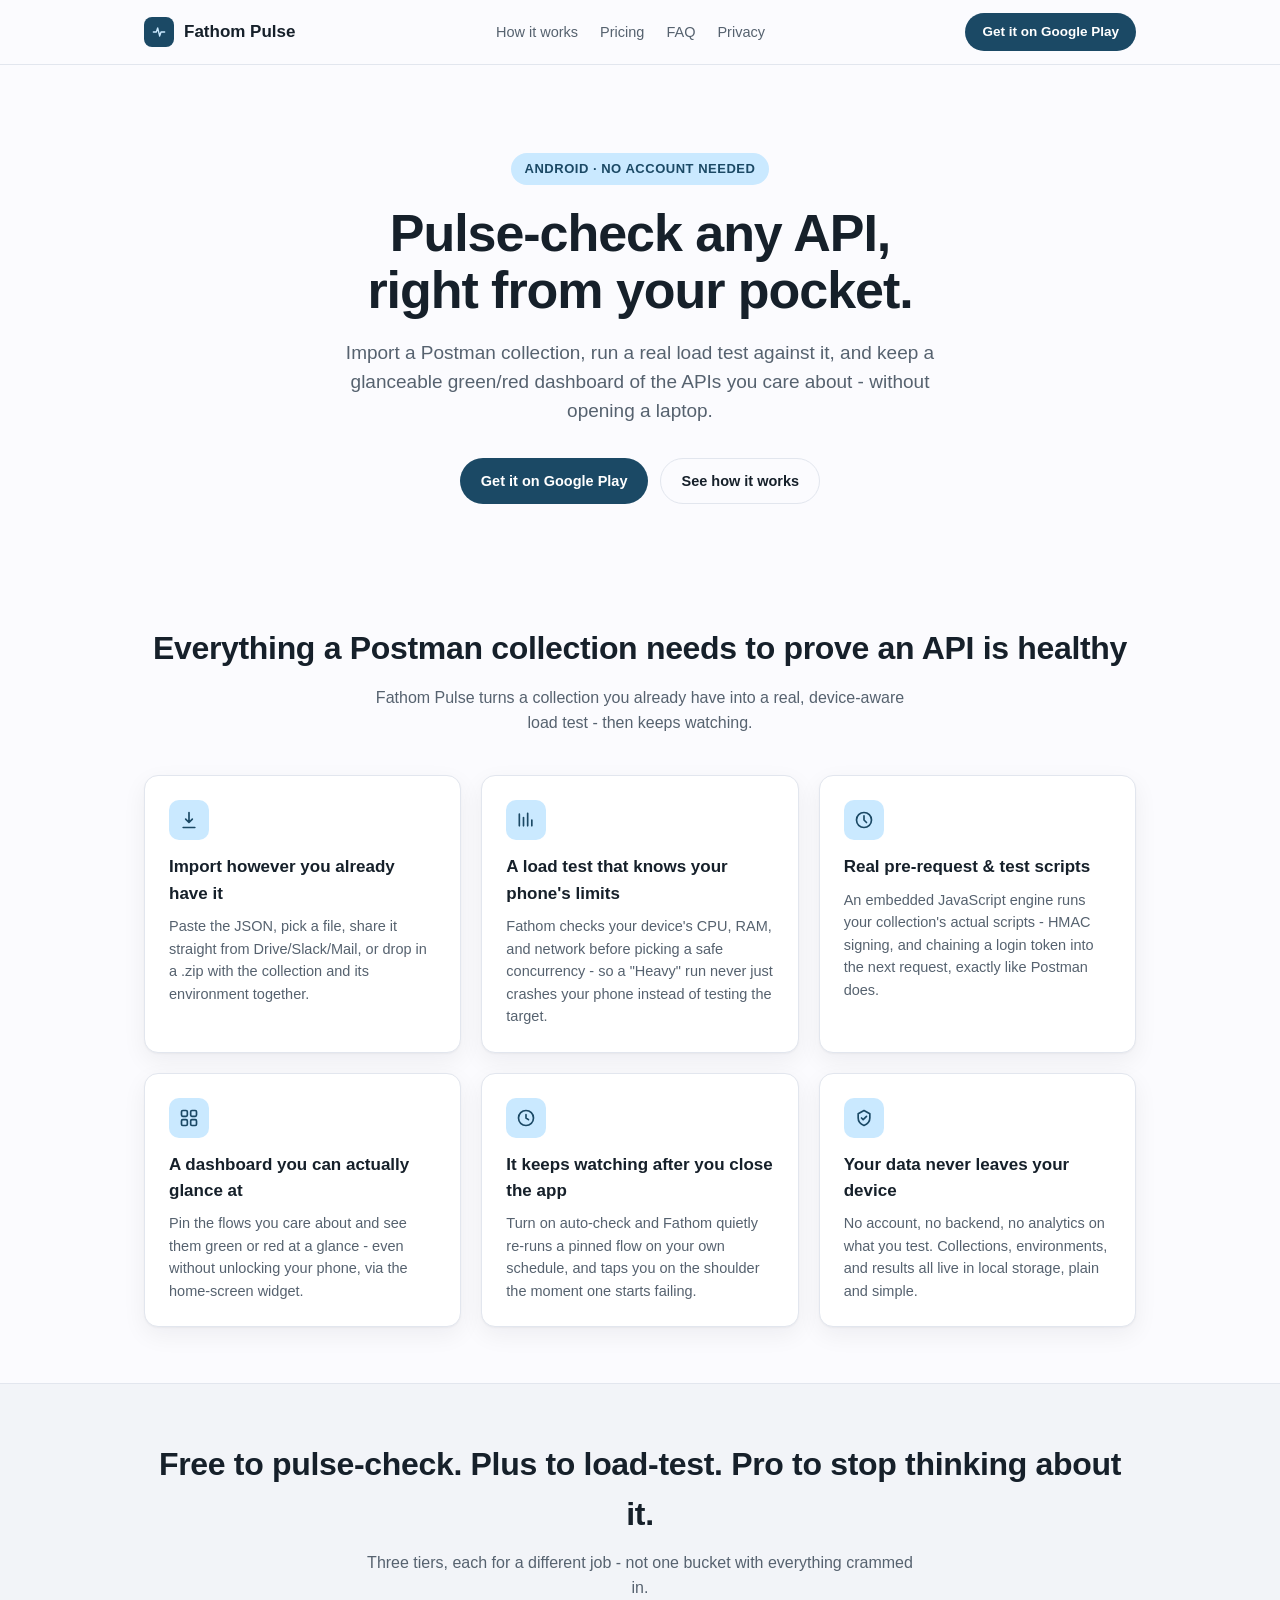
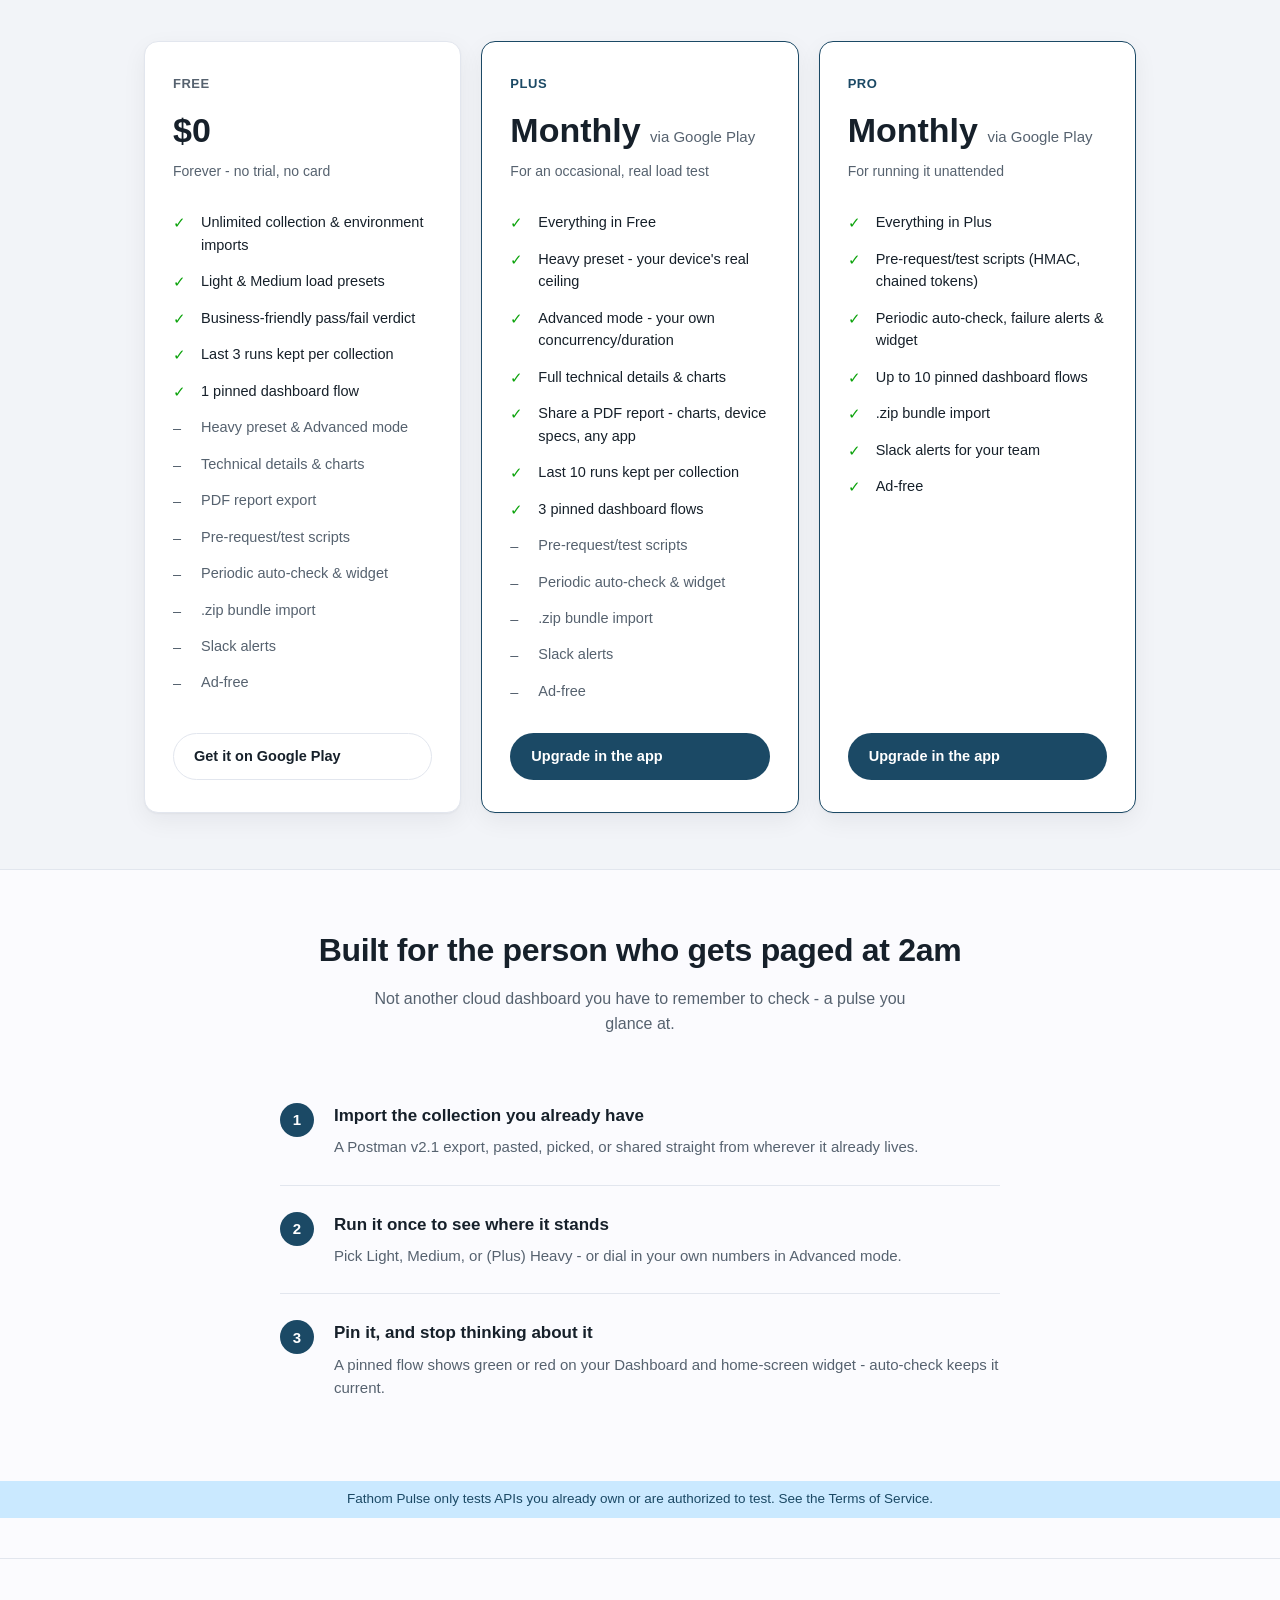
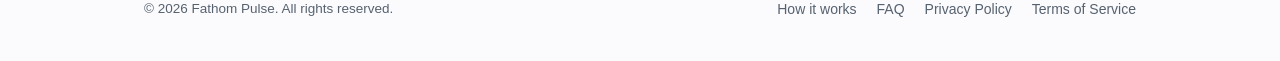
<file: index.html>
<!doctype html>
<html lang="en">
<head>
<meta charset="utf-8" />
<meta name="viewport" content="width=device-width, initial-scale=1" />
<title>Fathom Pulse - API pulse checks &amp; load testing from your pocket</title>
<meta name="description" content="Import a Postman collection, run a real load test, and glance a green/red dashboard - all from your Android phone. No server, no account, your data stays on your device." />
<link rel="icon" href="data:image/svg+xml,<svg xmlns=%22http://www.w3.org/2000/svg%22 viewBox=%220 0 108 108%22><rect width=%22108%22 height=%22108%22 rx=%2222%22 fill=%22%231b4965%22/><path d=%22M20 54 L38 54 L46 30 L58 78 L66 54 L88 54%22 fill=%22none%22 stroke=%22%23cae9ff%22 stroke-width=%226%22 stroke-linecap=%22round%22 stroke-linejoin=%22round%22/></svg>" />
<link rel="stylesheet" href="styles.css" />
</head>
<body>

<header class="site-header">
  <div class="wrap">
    <a class="brand" href="index.html">
      <span class="mark">
        <svg viewBox="0 0 108 108" fill="none" xmlns="http://www.w3.org/2000/svg">
          <path d="M20 54 L38 54 L46 30 L58 78 L66 54 L88 54" stroke="#cae9ff" stroke-width="8" stroke-linecap="round" stroke-linejoin="round" />
        </svg>
      </span>
      Fathom Pulse
    </a>
    <nav class="primary">
      <a href="how-to.html">How it works</a>
      <a href="index.html#pricing">Pricing</a>
      <a href="faq.html">FAQ</a>
      <a href="privacy.html">Privacy</a>
    </nav>
    <a class="btn btn-primary btn-sm" href="https://play.google.com/store/apps/details?id=com.fathom.pulse">Get it on Google Play</a>
  </div>
</header>

<section class="hero">
  <div class="wrap">
    <span class="eyebrow">Android · No account needed</span>
    <h1>Pulse-check any API,<br />right from your pocket.</h1>
    <p class="lead">
      Import a Postman collection, run a real load test against it, and keep a
      glanceable green/red dashboard of the APIs you care about - without opening
      a laptop.
    </p>
    <div class="actions">
      <a class="btn btn-primary" href="https://play.google.com/store/apps/details?id=com.fathom.pulse">Get it on Google Play</a>
      <a class="btn btn-ghost" href="how-to.html">See how it works</a>
    </div>
  </div>
</section>

<section>
  <div class="wrap">
    <h2 class="section-title">Everything a Postman collection needs to prove an API is healthy</h2>
    <p class="section-sub">Fathom Pulse turns a collection you already have into a real, device-aware load test - then keeps watching.</p>
    <div class="grid">
      <div class="card">
        <div class="icon">
          <svg width="20" height="20" viewBox="0 0 24 24" fill="none" stroke="currentColor" stroke-width="2"><path d="M12 3v12m0 0l-4-4m4 4l4-4M5 21h14" stroke-linecap="round" stroke-linejoin="round"/></svg>
        </div>
        <h3>Import however you already have it</h3>
        <p>Paste the JSON, pick a file, share it straight from Drive/Slack/Mail, or drop in a .zip with the collection and its environment together.</p>
      </div>
      <div class="card">
        <div class="icon">
          <svg width="20" height="20" viewBox="0 0 24 24" fill="none" stroke="currentColor" stroke-width="2"><path d="M4 19V5m5 14V9m5 10V4m5 15v-7" stroke-linecap="round" stroke-linejoin="round"/></svg>
        </div>
        <h3>A load test that knows your phone's limits</h3>
        <p>Fathom checks your device's CPU, RAM, and network before picking a safe concurrency - so a "Heavy" run never just crashes your phone instead of testing the target.</p>
      </div>
      <div class="card">
        <div class="icon">
          <svg width="20" height="20" viewBox="0 0 24 24" fill="none" stroke="currentColor" stroke-width="2"><circle cx="12" cy="12" r="9" stroke-linecap="round"/><path d="M12 7v5l3 3" stroke-linecap="round" stroke-linejoin="round"/></svg>
        </div>
        <h3>Real pre-request &amp; test scripts</h3>
        <p>An embedded JavaScript engine runs your collection's actual scripts - HMAC signing, and chaining a login token into the next request, exactly like Postman does.</p>
      </div>
      <div class="card">
        <div class="icon">
          <svg width="20" height="20" viewBox="0 0 24 24" fill="none" stroke="currentColor" stroke-width="2"><rect x="3" y="3" width="7" height="7" rx="1.5"/><rect x="14" y="3" width="7" height="7" rx="1.5"/><rect x="3" y="14" width="7" height="7" rx="1.5"/><rect x="14" y="14" width="7" height="7" rx="1.5"/></svg>
        </div>
        <h3>A dashboard you can actually glance at</h3>
        <p>Pin the flows you care about and see them green or red at a glance - even without unlocking your phone, via the home-screen widget.</p>
      </div>
      <div class="card">
        <div class="icon">
          <svg width="20" height="20" viewBox="0 0 24 24" fill="none" stroke="currentColor" stroke-width="2"><path d="M12 8v4l3 2" stroke-linecap="round" stroke-linejoin="round"/><circle cx="12" cy="12" r="9"/></svg>
        </div>
        <h3>It keeps watching after you close the app</h3>
        <p>Turn on auto-check and Fathom quietly re-runs a pinned flow on your own schedule, and taps you on the shoulder the moment one starts failing.</p>
      </div>
      <div class="card">
        <div class="icon">
          <svg width="20" height="20" viewBox="0 0 24 24" fill="none" stroke="currentColor" stroke-width="2"><path d="M9 12l2 2 4-4" stroke-linecap="round" stroke-linejoin="round"/><path d="M12 3l7 4v5c0 5-3.5 7.5-7 9-3.5-1.5-7-4-7-9V7l7-4z" stroke-linejoin="round"/></svg>
        </div>
        <h3>Your data never leaves your device</h3>
        <p>No account, no backend, no analytics on what you test. Collections, environments, and results all live in local storage, plain and simple.</p>
      </div>
    </div>
  </div>
</section>

<section class="alt" id="pricing">
  <div class="wrap">
    <h2 class="section-title">Free to pulse-check. Plus to load-test. Pro to stop thinking about it.</h2>
    <p class="section-sub">Three tiers, each for a different job - not one bucket with everything crammed in.</p>
    <div class="pricing-grid">
      <div class="plan">
        <div class="plan-name">Free</div>
        <div class="price">$0</div>
        <div class="plan-sub">Forever - no trial, no card</div>
        <ul>
          <li><span class="tick">✓</span> Unlimited collection &amp; environment imports</li>
          <li><span class="tick">✓</span> Light &amp; Medium load presets</li>
          <li><span class="tick">✓</span> Business-friendly pass/fail verdict</li>
          <li><span class="tick">✓</span> Last 3 runs kept per collection</li>
          <li><span class="tick">✓</span> 1 pinned dashboard flow</li>
          <li class="locked"><span class="tick">–</span> Heavy preset &amp; Advanced mode</li>
          <li class="locked"><span class="tick">–</span> Technical details &amp; charts</li>
          <li class="locked"><span class="tick">–</span> PDF report export</li>
          <li class="locked"><span class="tick">–</span> Pre-request/test scripts</li>
          <li class="locked"><span class="tick">–</span> Periodic auto-check &amp; widget</li>
          <li class="locked"><span class="tick">–</span> .zip bundle import</li>
          <li class="locked"><span class="tick">–</span> Slack alerts</li>
          <li class="locked"><span class="tick">–</span> Ad-free</li>
        </ul>
        <a class="btn btn-ghost" href="https://play.google.com/store/apps/details?id=com.fathom.pulse">Get it on Google Play</a>
      </div>
      <div class="plan pro">
        <div class="plan-name">Plus</div>
        <div class="price">Monthly <span>via Google Play</span></div>
        <div class="plan-sub">For an occasional, real load test</div>
        <ul>
          <li><span class="tick">✓</span> Everything in Free</li>
          <li><span class="tick">✓</span> Heavy preset - your device's real ceiling</li>
          <li><span class="tick">✓</span> Advanced mode - your own concurrency/duration</li>
          <li><span class="tick">✓</span> Full technical details &amp; charts</li>
          <li><span class="tick">✓</span> Share a PDF report - charts, device specs, any app</li>
          <li><span class="tick">✓</span> Last 10 runs kept per collection</li>
          <li><span class="tick">✓</span> 3 pinned dashboard flows</li>
          <li class="locked"><span class="tick">–</span> Pre-request/test scripts</li>
          <li class="locked"><span class="tick">–</span> Periodic auto-check &amp; widget</li>
          <li class="locked"><span class="tick">–</span> .zip bundle import</li>
          <li class="locked"><span class="tick">–</span> Slack alerts</li>
          <li class="locked"><span class="tick">–</span> Ad-free</li>
        </ul>
        <a class="btn btn-primary" href="https://play.google.com/store/apps/details?id=com.fathom.pulse">Upgrade in the app</a>
      </div>
      <div class="plan pro">
        <div class="plan-name">Pro</div>
        <div class="price">Monthly <span>via Google Play</span></div>
        <div class="plan-sub">For running it unattended</div>
        <ul>
          <li><span class="tick">✓</span> Everything in Plus</li>
          <li><span class="tick">✓</span> Pre-request/test scripts (HMAC, chained tokens)</li>
          <li><span class="tick">✓</span> Periodic auto-check, failure alerts &amp; widget</li>
          <li><span class="tick">✓</span> Up to 10 pinned dashboard flows</li>
          <li><span class="tick">✓</span> .zip bundle import</li>
          <li><span class="tick">✓</span> Slack alerts for your team</li>
          <li><span class="tick">✓</span> Ad-free</li>
        </ul>
        <a class="btn btn-primary" href="https://play.google.com/store/apps/details?id=com.fathom.pulse">Upgrade in the app</a>
      </div>
    </div>
  </div>
</section>

<section>
  <div class="wrap">
    <h2 class="section-title">Built for the person who gets paged at 2am</h2>
    <p class="section-sub">Not another cloud dashboard you have to remember to check - a pulse you glance at.</p>
    <div class="steps">
      <div class="step">
        <div class="num"></div>
        <div>
          <h3>Import the collection you already have</h3>
          <p>A Postman v2.1 export, pasted, picked, or shared straight from wherever it already lives.</p>
        </div>
      </div>
      <div class="step">
        <div class="num"></div>
        <div>
          <h3>Run it once to see where it stands</h3>
          <p>Pick Light, Medium, or (Plus) Heavy - or dial in your own numbers in Advanced mode.</p>
        </div>
      </div>
      <div class="step">
        <div class="num"></div>
        <div>
          <h3>Pin it, and stop thinking about it</h3>
          <p>A pinned flow shows green or red on your Dashboard and home-screen widget - auto-check keeps it current.</p>
        </div>
      </div>
    </div>
  </div>
</section>

<div class="disclaimer-banner">
  Fathom Pulse only tests APIs you already own or are authorized to test. See the <a href="terms.html">Terms of Service</a>.
</div>

<footer class="site-footer">
  <div class="wrap">
    <div class="copyright">© 2026 Fathom Pulse. All rights reserved.</div>
    <div class="links">
      <a href="how-to.html">How it works</a>
      <a href="faq.html">FAQ</a>
      <a href="privacy.html">Privacy Policy</a>
      <a href="terms.html">Terms of Service</a>
    </div>
  </div>
</footer>

</body>
</html>
</file>
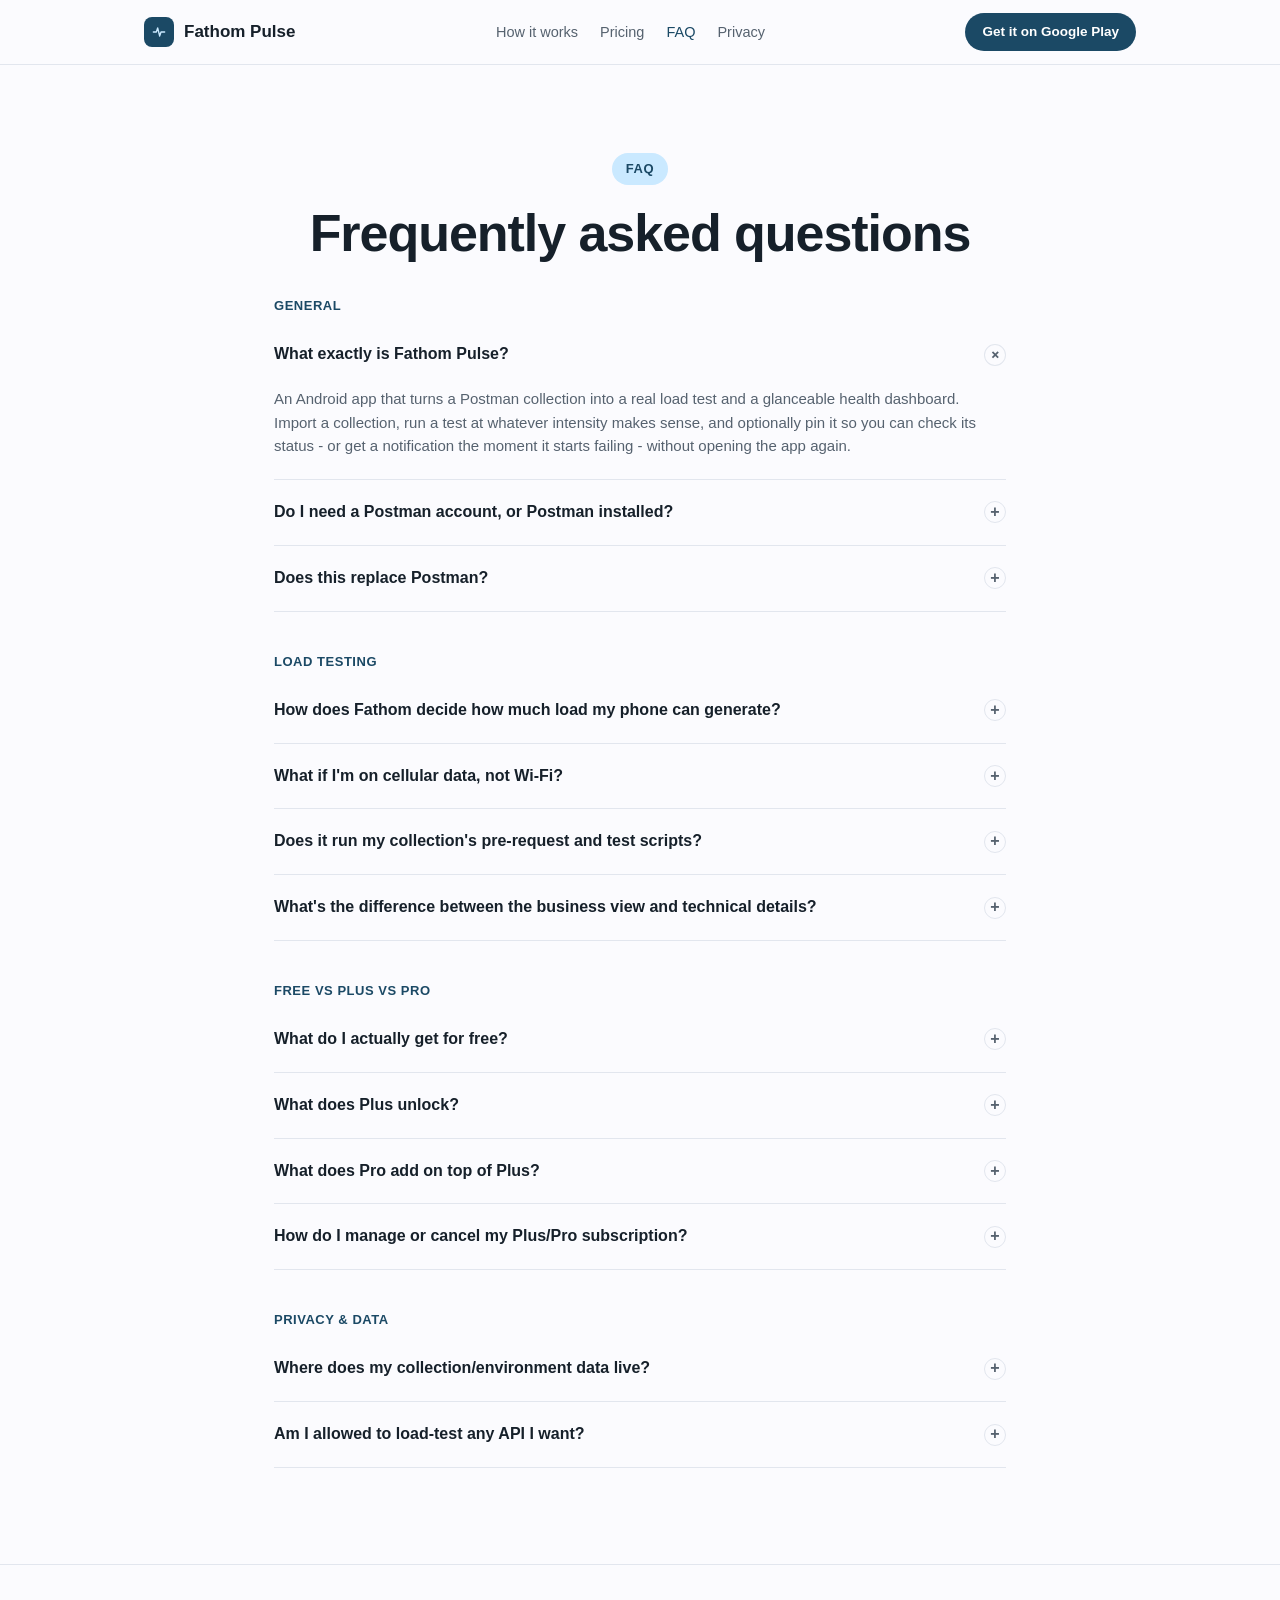
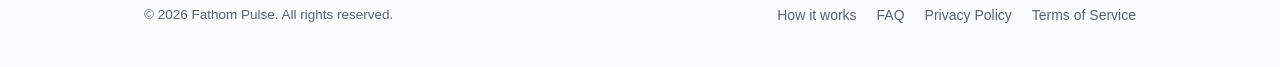
<file: faq.html>
<!doctype html>
<html lang="en">
<head>
<meta charset="utf-8" />
<meta name="viewport" content="width=device-width, initial-scale=1" />
<title>FAQ - Fathom Pulse</title>
<meta name="description" content="Answers to common questions about Fathom Pulse: how load testing works, what's free vs Plus vs Pro, privacy, and subscription management." />
<link rel="icon" href="data:image/svg+xml,<svg xmlns=%22http://www.w3.org/2000/svg%22 viewBox=%220 0 108 108%22><rect width=%22108%22 height=%22108%22 rx=%2222%22 fill=%22%231b4965%22/><path d=%22M20 54 L38 54 L46 30 L58 78 L66 54 L88 54%22 fill=%22none%22 stroke=%22%23cae9ff%22 stroke-width=%226%22 stroke-linecap=%22round%22 stroke-linejoin=%22round%22/></svg>" />
<link rel="stylesheet" href="styles.css" />
</head>
<body>

<header class="site-header">
  <div class="wrap">
    <a class="brand" href="index.html">
      <span class="mark">
        <svg viewBox="0 0 108 108" fill="none" xmlns="http://www.w3.org/2000/svg">
          <path d="M20 54 L38 54 L46 30 L58 78 L66 54 L88 54" stroke="#cae9ff" stroke-width="8" stroke-linecap="round" stroke-linejoin="round" />
        </svg>
      </span>
      Fathom Pulse
    </a>
    <nav class="primary">
      <a href="how-to.html">How it works</a>
      <a href="index.html#pricing">Pricing</a>
      <a href="faq.html" class="current">FAQ</a>
      <a href="privacy.html">Privacy</a>
    </nav>
    <a class="btn btn-primary btn-sm" href="https://play.google.com/store/apps/details?id=com.fathom.pulse">Get it on Google Play</a>
  </div>
</header>

<section class="hero" style="padding-bottom: 8px;">
  <div class="wrap">
    <span class="eyebrow">FAQ</span>
    <h1>Frequently asked questions</h1>
  </div>
</section>

<section style="padding-top: 8px;">
  <div class="wrap" style="max-width: 780px;">

    <div class="faq-group-title">General</div>

    <details class="faq-item" open>
      <summary>What exactly is Fathom Pulse?<span class="plus">+</span></summary>
      <div class="faq-body">
        <p>An Android app that turns a Postman collection into a real load test and a
        glanceable health dashboard. Import a collection, run a test at whatever intensity
        makes sense, and optionally pin it so you can check its status - or get a notification
        the moment it starts failing - without opening the app again.</p>
      </div>
    </details>

    <details class="faq-item">
      <summary>Do I need a Postman account, or Postman installed?<span class="plus">+</span></summary>
      <div class="faq-body">
        <p>No. Fathom reads the standard Postman v2.1 collection/environment JSON format -
        the same file you'd get from Postman's own "Export" button - but it doesn't talk to
        Postman's servers or require any Postman account.</p>
      </div>
    </details>

    <details class="faq-item">
      <summary>Does this replace Postman?<span class="plus">+</span></summary>
      <div class="faq-body">
        <p>No - Fathom isn't for building or editing requests in detail, and it doesn't try
        to be. It's a focused tool for one job: pulse-checking APIs you already have a
        collection for, especially in a load-testing/monitoring context, from a phone rather
        than a laptop.</p>
      </div>
    </details>

    <div class="faq-group-title">Load testing</div>

    <details class="faq-item">
      <summary>How does Fathom decide how much load my phone can generate?<span class="plus">+</span></summary>
      <div class="faq-body">
        <p>Before ramping up, it checks your device's CPU core count, available RAM, and
        network type, and computes a concurrency ceiling from that. Light, Medium, and Heavy
        are percentages of that ceiling (15%, 40%, 100%), so a preset never asks for more than
        your specific phone can actually generate.</p>
        <p>A short calibration burst also runs first - if the target is already failing or
        very slow at low concurrency, Fathom stops before ramping up rather than pushing a
        target that's clearly already in trouble.</p>
      </div>
    </details>

    <details class="faq-item">
      <summary>What if I'm on cellular data, not Wi-Fi?<span class="plus">+</span></summary>
      <div class="faq-body">
        <p>The Heavy preset is automatically capped on cellular, to avoid carrier throttling
        making a result look worse than the target actually performed.</p>
      </div>
    </details>

    <details class="faq-item">
      <summary>Does it run my collection's pre-request and test scripts?<span class="plus">+</span></summary>
      <div class="faq-body">
        <p>Yes (Pro) - a real embedded JavaScript engine executes your collection's actual,
        unmodified script source, including HMAC signing helpers and
        <code>pm.environment.set(...)</code>/<code>pm.environment.get(...)</code>. A token a
        "Login" request's test script captures is available to every later request in that
        same run, in collection order. Assertion helpers (<code>pm.test</code>,
        <code>pm.expect</code>) are accepted but treated as no-ops - Fathom is a load tool, not
        a correctness/assertion tool.</p>
      </div>
    </details>

    <details class="faq-item">
      <summary>What's the difference between the business view and technical details?<span class="plus">+</span></summary>
      <div class="faq-body">
        <p>Every result opens on a plain green/amber/red verdict with a one-sentence reason -
        meant to be read in two seconds. "Show technical details" (Plus) expands into latency
        percentiles, throughput/latency-over-time charts, and a per-endpoint breakdown of
        which request is the weakest link.</p>
      </div>
    </details>

    <div class="faq-group-title">Free vs Plus vs Pro</div>

    <details class="faq-item">
      <summary>What do I actually get for free?<span class="plus">+</span></summary>
      <div class="faq-body">
        <p>Unlimited imports, Light and Medium load presets, the business-friendly verdict,
        the last 3 runs kept per collection, and 1 pinned dashboard flow - genuinely usable on
        its own for a quick pulse-check.</p>
      </div>
    </details>

    <details class="faq-item">
      <summary>What does Plus unlock?<span class="plus">+</span></summary>
      <div class="faq-body">
        <p>The Heavy preset and Advanced mode (your own concurrency/duration/ramp-up), full
        technical details and charts, and 10 kept runs per collection - everything you need for
        an occasional, real load test. See the <a href="index.html#pricing">full comparison</a>.</p>
      </div>
    </details>

    <details class="faq-item">
      <summary>What does Pro add on top of Plus?<span class="plus">+</span></summary>
      <div class="faq-body">
        <p>Pre-request/test script execution, periodic auto-check with failure notifications
        and the home-screen widget, up to 10 pinned dashboard flows, and <code>.zip</code>
        bundle import - the tier for running a flow unattended rather than testing it once. See
        the <a href="index.html#pricing">full comparison</a>.</p>
      </div>
    </details>

    <details class="faq-item">
      <summary>How do I manage or cancel my Plus/Pro subscription?<span class="plus">+</span></summary>
      <div class="faq-body">
        <p>Both are billed and managed entirely through Google Play, like any other Play
        subscription - open the Play Store app, go to <strong>Payments &amp; subscriptions →
        Subscriptions</strong>, and find Fathom Pulse there to change or cancel it. Fathom
        itself never sees or stores your payment details.</p>
      </div>
    </details>

    <div class="faq-group-title">Privacy &amp; data</div>

    <details class="faq-item">
      <summary>Where does my collection/environment data live?<span class="plus">+</span></summary>
      <div class="faq-body">
        <p>On your device, in local storage - Fathom has no backend of its own and no account
        system. The only network traffic it ever makes on your behalf is the actual HTTP
        requests your collection defines, sent straight to whatever URL you configured, plus
        Google Play Billing and AdMob's own traffic. See the
        <a href="privacy.html">Privacy Policy</a> for the full detail.</p>
      </div>
    </details>

    <details class="faq-item">
      <summary>Am I allowed to load-test any API I want?<span class="plus">+</span></summary>
      <div class="faq-body">
        <p>Only ones you own or are otherwise authorized to test - see the
        <a href="terms.html">Terms of Service</a>. Fathom is a legitimate testing tool, not a
        way to attack a service you don't have permission to load.</p>
      </div>
    </details>

  </div>
</section>

<footer class="site-footer">
  <div class="wrap">
    <div class="copyright">© 2026 Fathom Pulse. All rights reserved.</div>
    <div class="links">
      <a href="how-to.html">How it works</a>
      <a href="faq.html">FAQ</a>
      <a href="privacy.html">Privacy Policy</a>
      <a href="terms.html">Terms of Service</a>
    </div>
  </div>
</footer>

</body>
</html>
</file>
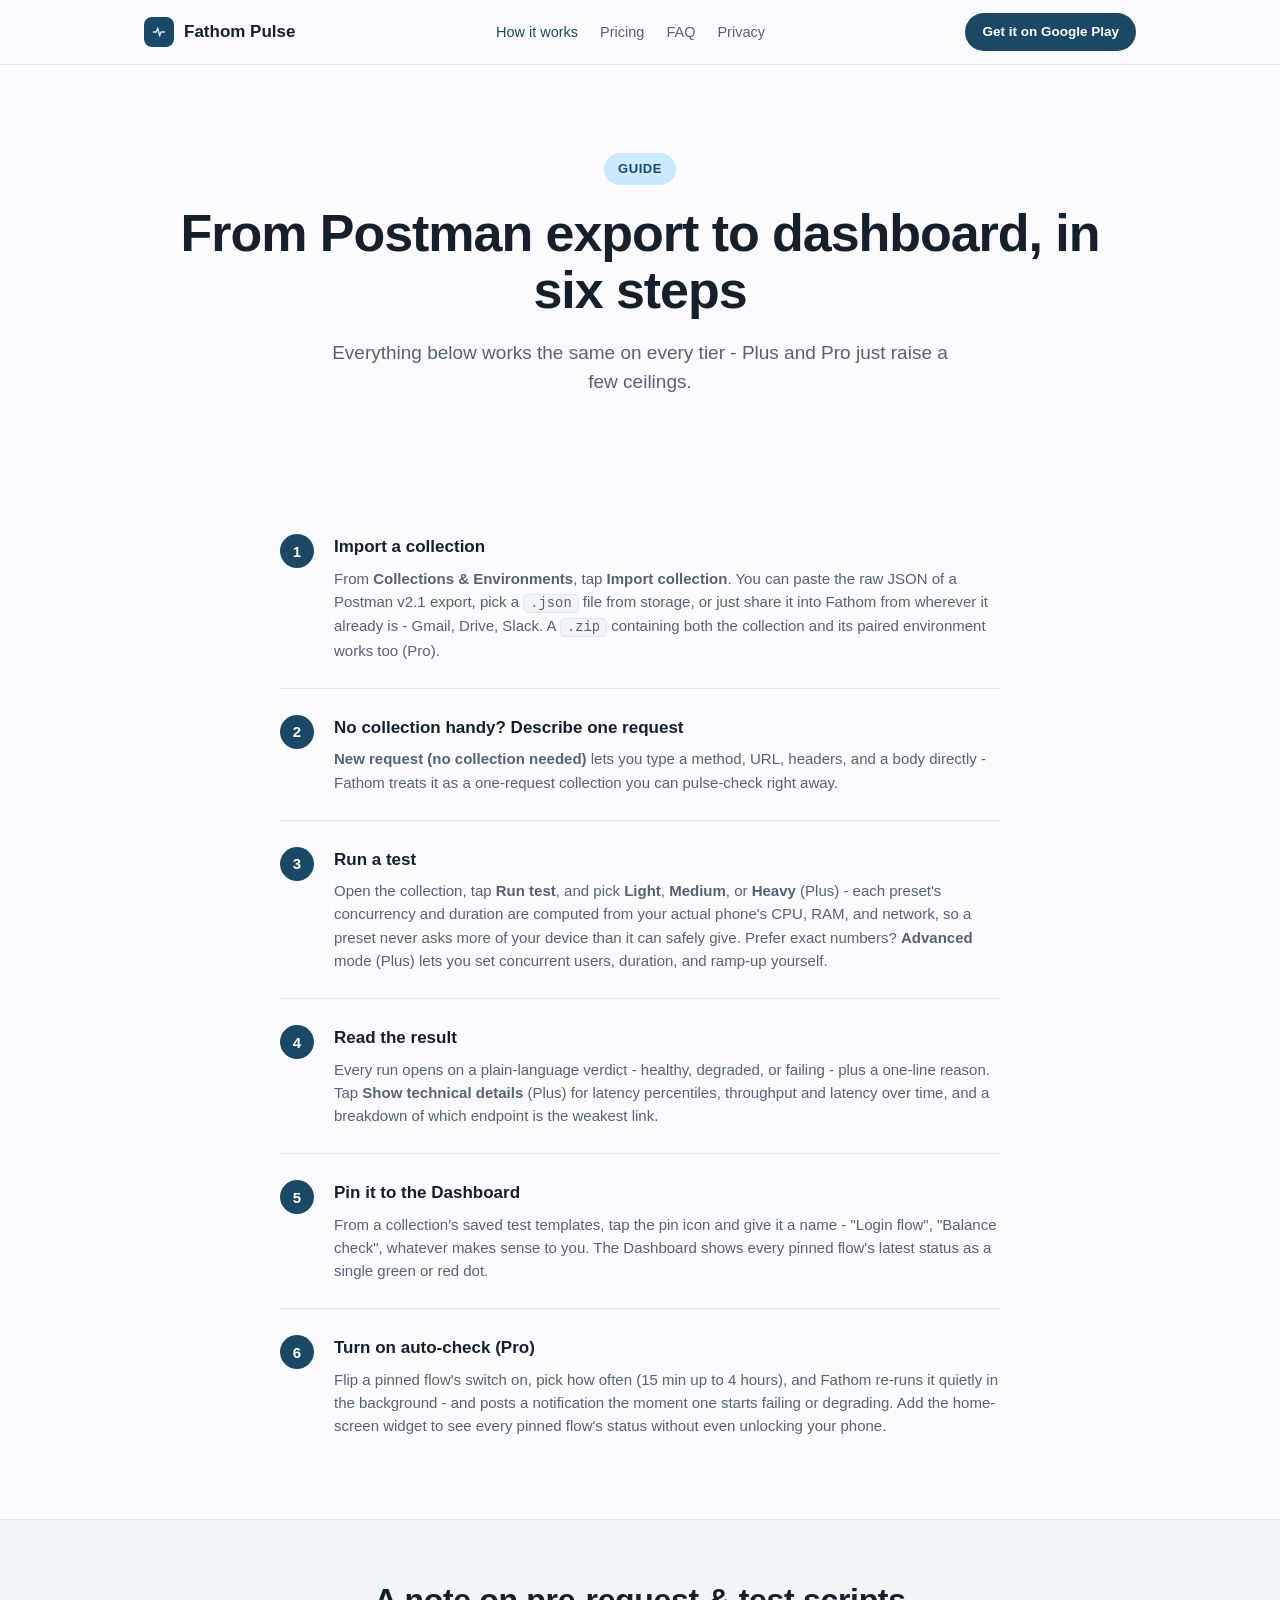
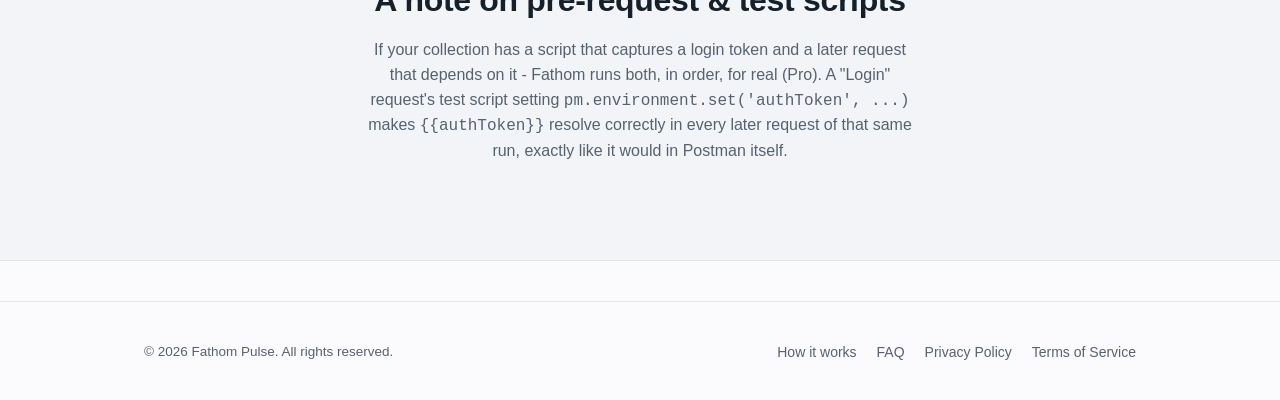
<file: how-to.html>
<!doctype html>
<html lang="en">
<head>
<meta charset="utf-8" />
<meta name="viewport" content="width=device-width, initial-scale=1" />
<title>How it works - Fathom Pulse</title>
<meta name="description" content="A step-by-step guide to importing a collection, running a load test, and setting up the dashboard in Fathom Pulse." />
<link rel="icon" href="data:image/svg+xml,<svg xmlns=%22http://www.w3.org/2000/svg%22 viewBox=%220 0 108 108%22><rect width=%22108%22 height=%22108%22 rx=%2222%22 fill=%22%231b4965%22/><path d=%22M20 54 L38 54 L46 30 L58 78 L66 54 L88 54%22 fill=%22none%22 stroke=%22%23cae9ff%22 stroke-width=%226%22 stroke-linecap=%22round%22 stroke-linejoin=%22round%22/></svg>" />
<link rel="stylesheet" href="styles.css" />
</head>
<body>

<header class="site-header">
  <div class="wrap">
    <a class="brand" href="index.html">
      <span class="mark">
        <svg viewBox="0 0 108 108" fill="none" xmlns="http://www.w3.org/2000/svg">
          <path d="M20 54 L38 54 L46 30 L58 78 L66 54 L88 54" stroke="#cae9ff" stroke-width="8" stroke-linecap="round" stroke-linejoin="round" />
        </svg>
      </span>
      Fathom Pulse
    </a>
    <nav class="primary">
      <a href="how-to.html" class="current">How it works</a>
      <a href="index.html#pricing">Pricing</a>
      <a href="faq.html">FAQ</a>
      <a href="privacy.html">Privacy</a>
    </nav>
    <a class="btn btn-primary btn-sm" href="https://play.google.com/store/apps/details?id=com.fathom.pulse">Get it on Google Play</a>
  </div>
</header>

<section class="hero" style="padding-bottom: 24px;">
  <div class="wrap">
    <span class="eyebrow">Guide</span>
    <h1>From Postman export to dashboard, in six steps</h1>
    <p class="lead">Everything below works the same on every tier - Plus and Pro just raise a few ceilings.</p>
  </div>
</section>

<section>
  <div class="wrap">
    <div class="steps">

      <div class="step">
        <div class="num"></div>
        <div>
          <h3>Import a collection</h3>
          <p>
            From <strong>Collections &amp; Environments</strong>, tap <strong>Import collection</strong>. You can
            paste the raw JSON of a Postman v2.1 export, pick a <code>.json</code> file from storage, or just
            share it into Fathom from wherever it already is - Gmail, Drive, Slack. A <code>.zip</code> containing
            both the collection and its paired environment works too (Pro).
          </p>
        </div>
      </div>

      <div class="step">
        <div class="num"></div>
        <div>
          <h3>No collection handy? Describe one request</h3>
          <p>
            <strong>New request (no collection needed)</strong> lets you type a method, URL, headers, and a body
            directly - Fathom treats it as a one-request collection you can pulse-check right away.
          </p>
        </div>
      </div>

      <div class="step">
        <div class="num"></div>
        <div>
          <h3>Run a test</h3>
          <p>
            Open the collection, tap <strong>Run test</strong>, and pick <strong>Light</strong>, <strong>Medium</strong>,
            or <strong>Heavy</strong> (Plus) - each preset's concurrency and duration are computed from your actual
            phone's CPU, RAM, and network, so a preset never asks more of your device than it can safely give. Prefer
            exact numbers? <strong>Advanced</strong> mode (Plus) lets you set concurrent users, duration, and ramp-up
            yourself.
          </p>
        </div>
      </div>

      <div class="step">
        <div class="num"></div>
        <div>
          <h3>Read the result</h3>
          <p>
            Every run opens on a plain-language verdict - healthy, degraded, or failing - plus a one-line reason.
            Tap <strong>Show technical details</strong> (Plus) for latency percentiles, throughput and latency over
            time, and a breakdown of which endpoint is the weakest link.
          </p>
        </div>
      </div>

      <div class="step">
        <div class="num"></div>
        <div>
          <h3>Pin it to the Dashboard</h3>
          <p>
            From a collection's saved test templates, tap the pin icon and give it a name - "Login flow", "Balance
            check", whatever makes sense to you. The Dashboard shows every pinned flow's latest status as a single
            green or red dot.
          </p>
        </div>
      </div>

      <div class="step">
        <div class="num"></div>
        <div>
          <h3>Turn on auto-check (Pro)</h3>
          <p>
            Flip a pinned flow's switch on, pick how often (15 min up to 4 hours), and Fathom re-runs it quietly in
            the background - and posts a notification the moment one starts failing or degrading. Add the
            home-screen widget to see every pinned flow's status without even unlocking your phone.
          </p>
        </div>
      </div>

    </div>
  </div>
</section>

<section class="alt">
  <div class="wrap">
    <h2 class="section-title">A note on pre-request &amp; test scripts</h2>
    <p class="section-sub">
      If your collection has a script that captures a login token and a later request that
      depends on it - Fathom runs both, in order, for real (Pro). A "Login" request's test
      script setting <code>pm.environment.set('authToken', ...)</code> makes
      <code>{{authToken}}</code> resolve correctly in every later request of that same run,
      exactly like it would in Postman itself.
    </p>
  </div>
</section>

<footer class="site-footer">
  <div class="wrap">
    <div class="copyright">© 2026 Fathom Pulse. All rights reserved.</div>
    <div class="links">
      <a href="how-to.html">How it works</a>
      <a href="faq.html">FAQ</a>
      <a href="privacy.html">Privacy Policy</a>
      <a href="terms.html">Terms of Service</a>
    </div>
  </div>
</footer>

</body>
</html>
</file>
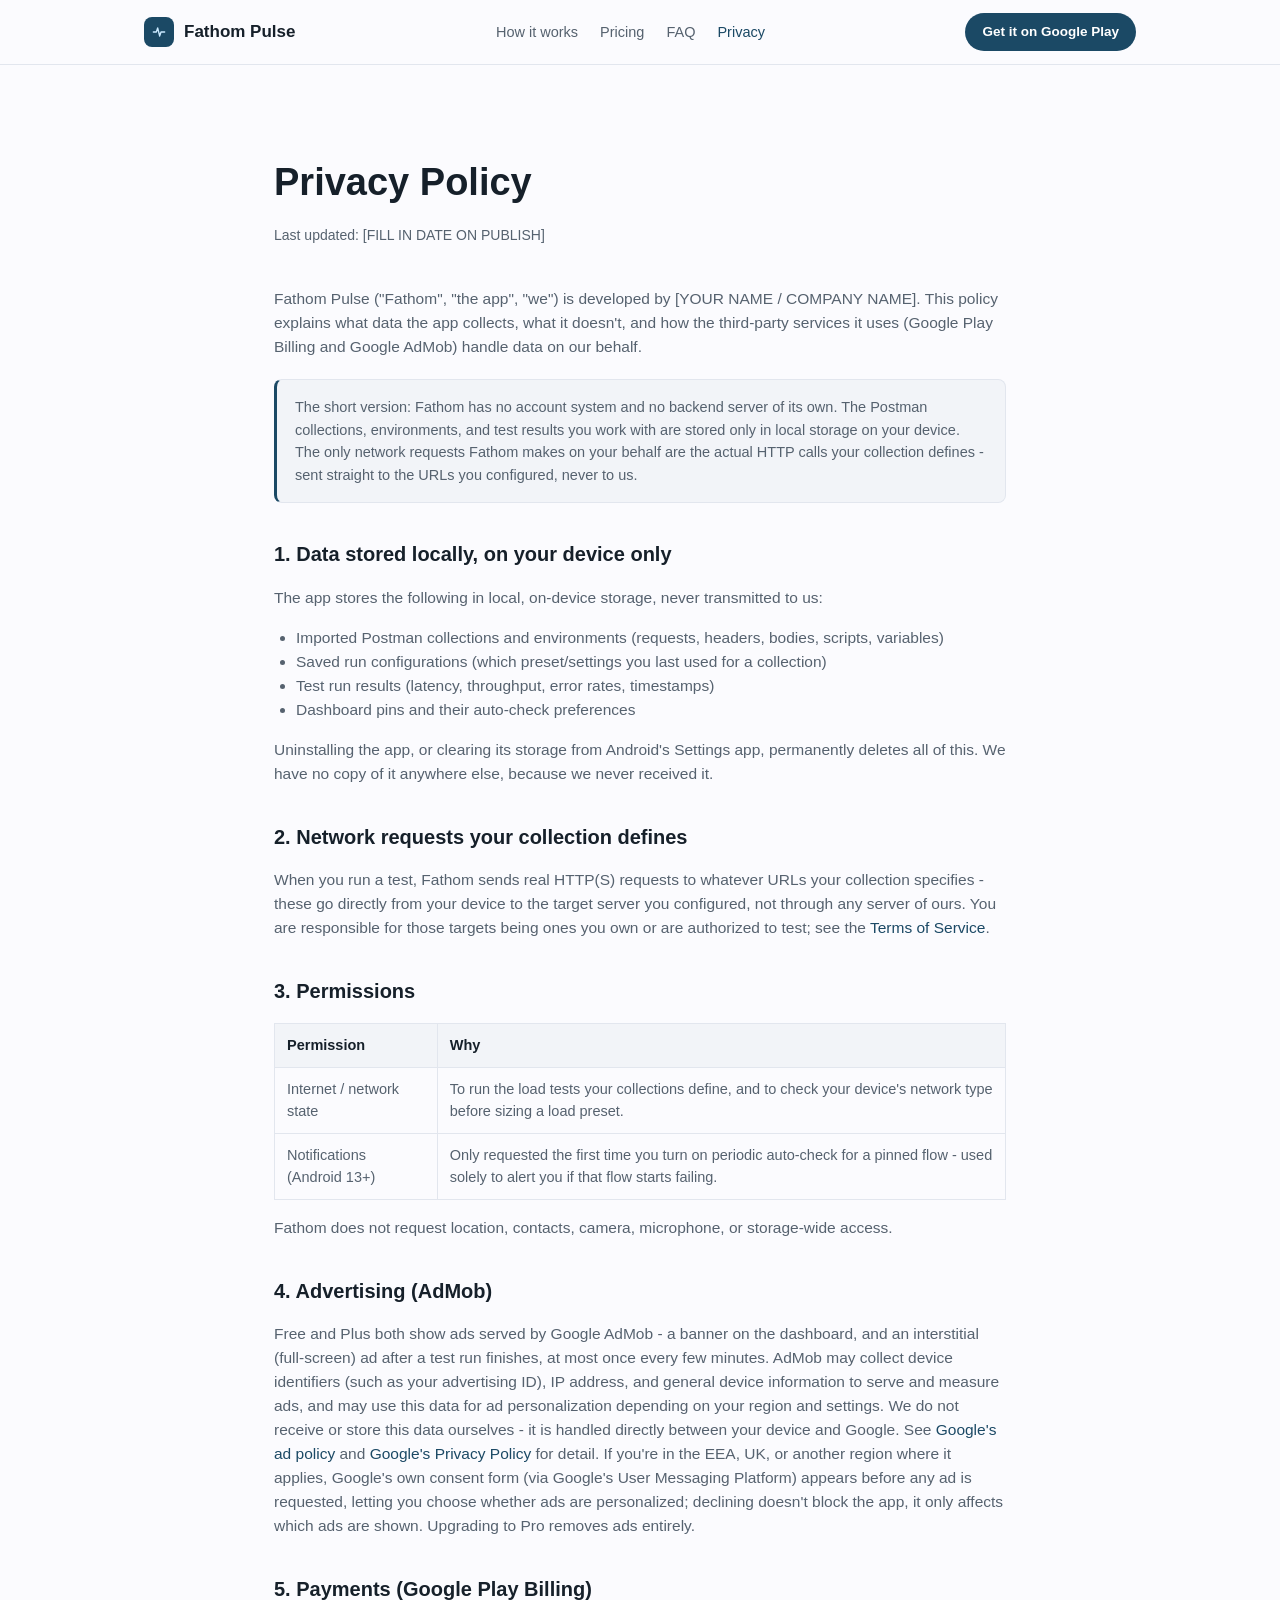
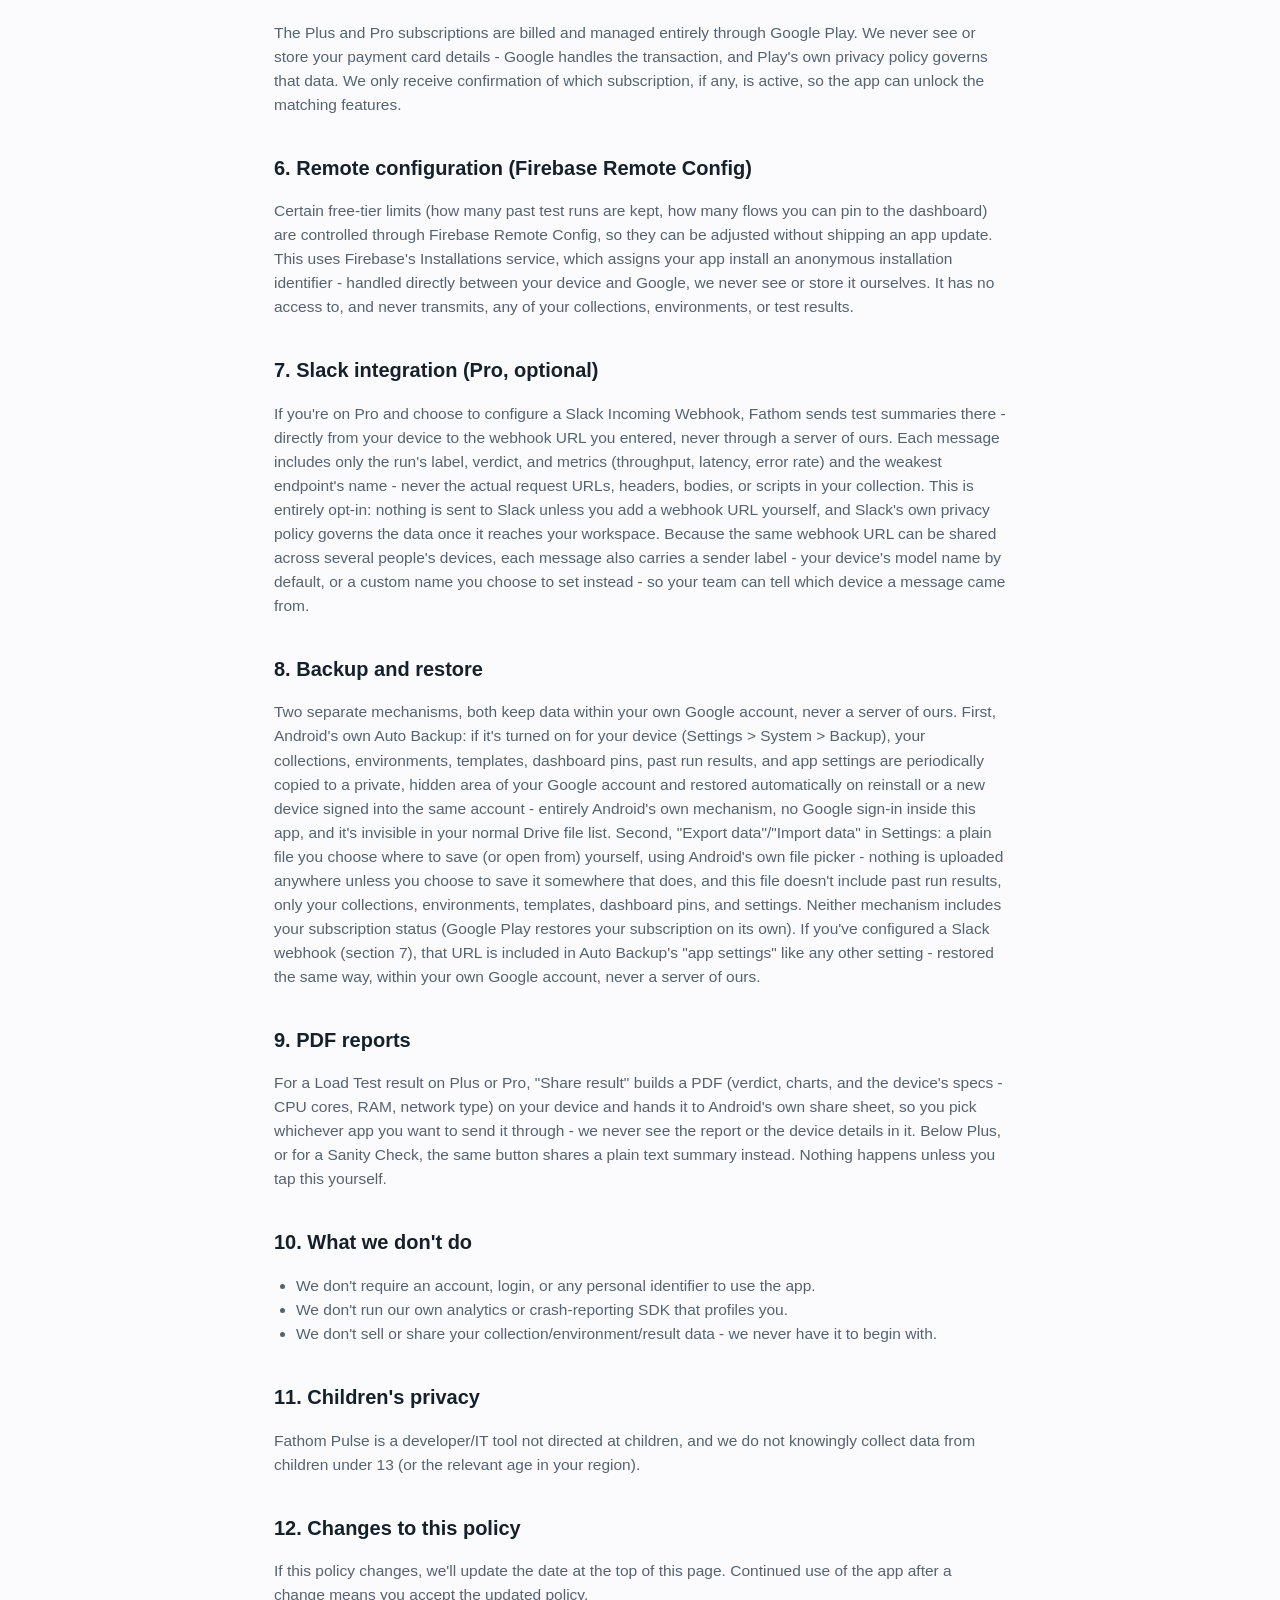
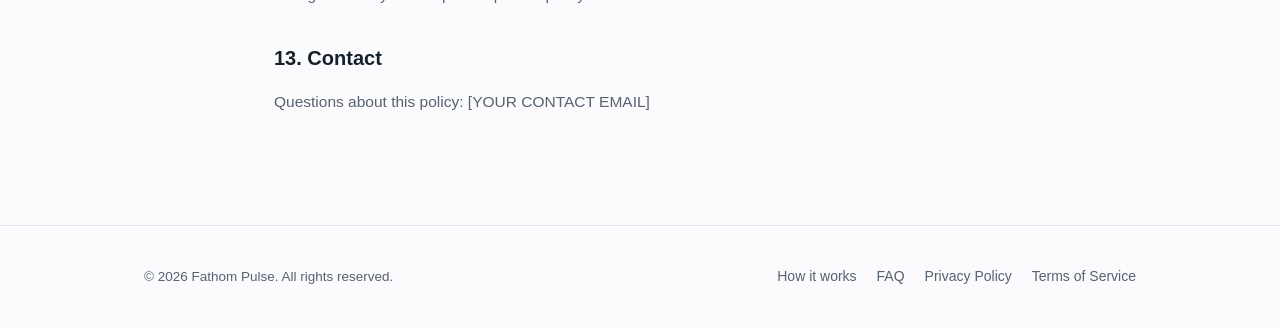
<file: privacy.html>
<!doctype html>
<html lang="en">
<head>
<meta charset="utf-8" />
<meta name="viewport" content="width=device-width, initial-scale=1" />
<title>Privacy Policy - Fathom Pulse</title>
<meta name="description" content="What Fathom Pulse does and does not collect: local-only storage, AdMob, Play Billing, Firebase Remote Config, and the optional Slack integration's own data practices, and permissions." />
<link rel="icon" href="data:image/svg+xml,<svg xmlns=%22http://www.w3.org/2000/svg%22 viewBox=%220 0 108 108%22><rect width=%22108%22 height=%22108%22 rx=%2222%22 fill=%22%231b4965%22/><path d=%22M20 54 L38 54 L46 30 L58 78 L66 54 L88 54%22 fill=%22none%22 stroke=%22%23cae9ff%22 stroke-width=%226%22 stroke-linecap=%22round%22 stroke-linejoin=%22round%22/></svg>" />
<link rel="stylesheet" href="styles.css" />
</head>
<body>

<header class="site-header">
  <div class="wrap">
    <a class="brand" href="index.html">
      <span class="mark">
        <svg viewBox="0 0 108 108" fill="none" xmlns="http://www.w3.org/2000/svg">
          <path d="M20 54 L38 54 L46 30 L58 78 L66 54 L88 54" stroke="#cae9ff" stroke-width="8" stroke-linecap="round" stroke-linejoin="round" />
        </svg>
      </span>
      Fathom Pulse
    </a>
    <nav class="primary">
      <a href="how-to.html">How it works</a>
      <a href="index.html#pricing">Pricing</a>
      <a href="faq.html">FAQ</a>
      <a href="privacy.html" class="current">Privacy</a>
    </nav>
    <a class="btn btn-primary btn-sm" href="https://play.google.com/store/apps/details?id=com.fathom.pulse">Get it on Google Play</a>
  </div>
</header>

<section>
  <div class="wrap legal" style="max-width: 780px;">
    <h1>Privacy Policy</h1>
    <p class="updated">Last updated: [FILL IN DATE ON PUBLISH]</p>

    <p>
      Fathom Pulse ("Fathom", "the app", "we") is developed by [YOUR NAME / COMPANY NAME]. This
      policy explains what data the app collects, what it doesn't, and how the third-party
      services it uses (Google Play Billing and Google AdMob) handle data on our behalf.
    </p>

    <div class="callout">
      The short version: Fathom has no account system and no backend server of its own. The
      Postman collections, environments, and test results you work with are stored only in
      local storage on your device. The only network requests Fathom makes on your behalf are
      the actual HTTP calls your collection defines - sent straight to the URLs you configured,
      never to us.
    </div>

    <h2>1. Data stored locally, on your device only</h2>
    <p>The app stores the following in local, on-device storage, never transmitted to us:</p>
    <ul>
      <li>Imported Postman collections and environments (requests, headers, bodies, scripts, variables)</li>
      <li>Saved run configurations (which preset/settings you last used for a collection)</li>
      <li>Test run results (latency, throughput, error rates, timestamps)</li>
      <li>Dashboard pins and their auto-check preferences</li>
    </ul>
    <p>
      Uninstalling the app, or clearing its storage from Android's Settings app, permanently
      deletes all of this. We have no copy of it anywhere else, because we never received it.
    </p>

    <h2>2. Network requests your collection defines</h2>
    <p>
      When you run a test, Fathom sends real HTTP(S) requests to whatever URLs your collection
      specifies - these go directly from your device to the target server you configured, not
      through any server of ours. You are responsible for those targets being ones you own or
      are authorized to test; see the <a href="terms.html">Terms of Service</a>.
    </p>

    <h2>3. Permissions</h2>
    <table>
      <tr><th>Permission</th><th>Why</th></tr>
      <tr><td>Internet / network state</td><td>To run the load tests your collections define, and to check your device's network type before sizing a load preset.</td></tr>
      <tr><td>Notifications (Android 13+)</td><td>Only requested the first time you turn on periodic auto-check for a pinned flow - used solely to alert you if that flow starts failing.</td></tr>
    </table>
    <p>Fathom does not request location, contacts, camera, microphone, or storage-wide access.</p>

    <h2>4. Advertising (AdMob)</h2>
    <p>
      Free and Plus both show ads served by Google AdMob - a banner on the dashboard, and an
      interstitial (full-screen) ad after a test run finishes, at most once every few minutes.
      AdMob may collect device identifiers (such as your advertising ID), IP address, and
      general device information to serve and measure ads, and may use this data for ad
      personalization depending on your region and settings. We do not receive or store this
      data ourselves - it is handled directly between your device and Google. See
      <a href="https://policies.google.com/technologies/ads" target="_blank" rel="noopener">Google's ad policy</a>
      and <a href="https://policies.google.com/privacy" target="_blank" rel="noopener">Google's Privacy Policy</a>
      for detail. If you're in the EEA, UK, or another region where it applies, Google's own
      consent form (via Google's User Messaging Platform) appears before any ad is requested,
      letting you choose whether ads are personalized; declining doesn't block the app, it only
      affects which ads are shown. Upgrading to Pro removes ads entirely.
    </p>

    <h2>5. Payments (Google Play Billing)</h2>
    <p>
      The Plus and Pro subscriptions are billed and managed entirely through Google Play. We
      never see or store your payment card details - Google handles the transaction, and Play's
      own privacy policy governs that data. We only receive confirmation of which subscription,
      if any, is active, so the app can unlock the matching features.
    </p>

    <h2>6. Remote configuration (Firebase Remote Config)</h2>
    <p>
      Certain free-tier limits (how many past test runs are kept, how many flows you can pin to
      the dashboard) are controlled through Firebase Remote Config, so they can be adjusted
      without shipping an app update. This uses Firebase's Installations service, which assigns
      your app install an anonymous installation identifier - handled directly between your
      device and Google, we never see or store it ourselves. It has no access to, and never
      transmits, any of your collections, environments, or test results.
    </p>

    <h2>7. Slack integration (Pro, optional)</h2>
    <p>
      If you're on Pro and choose to configure a Slack Incoming Webhook, Fathom sends test
      summaries there - directly from your device to the webhook URL you entered, never through
      a server of ours. Each message includes only the run's label, verdict, and metrics
      (throughput, latency, error rate) and the weakest endpoint's name - never the actual
      request URLs, headers, bodies, or scripts in your collection. This is entirely opt-in:
      nothing is sent to Slack unless you add a webhook URL yourself, and Slack's own privacy
      policy governs the data once it reaches your workspace. Because the same webhook URL can
      be shared across several people's devices, each message also carries a sender label - your
      device's model name by default, or a custom name you choose to set instead - so your team
      can tell which device a message came from.
    </p>

    <h2>8. Backup and restore</h2>
    <p>
      Two separate mechanisms, both keep data within your own Google account, never a server of
      ours. First, Android's own Auto Backup: if it's turned on for your device (Settings >
      System > Backup), your collections, environments, templates, dashboard pins, past run
      results, and app settings are periodically copied to a private, hidden area of your Google
      account and restored automatically on reinstall or a new device signed into the same
      account - entirely Android's own mechanism, no Google sign-in inside this app, and it's
      invisible in your normal Drive file list. Second, "Export data"/"Import data" in Settings: a
      plain file you choose where to save (or open from) yourself, using Android's own file picker
      - nothing is uploaded anywhere unless you choose to save it somewhere that does, and this
      file doesn't include past run results, only your collections, environments, templates,
      dashboard pins, and settings. Neither mechanism includes your subscription status (Google
      Play restores your subscription on its own). If you've configured a Slack webhook (section
      7), that URL is included in Auto Backup's "app settings" like any other setting - restored
      the same way, within your own Google account, never a server of ours.
    </p>

    <h2>9. PDF reports</h2>
    <p>
      For a Load Test result on Plus or Pro, "Share result" builds a PDF (verdict, charts,
      and the device's specs - CPU cores, RAM, network type) on your device and hands it to
      Android's own share sheet, so you pick whichever app you want to send it through - we
      never see the report or the device details in it. Below Plus, or for a Sanity Check,
      the same button shares a plain text summary instead. Nothing happens unless you tap
      this yourself.
    </p>

    <h2>10. What we don't do</h2>
    <ul>
      <li>We don't require an account, login, or any personal identifier to use the app.</li>
      <li>We don't run our own analytics or crash-reporting SDK that profiles you.</li>
      <li>We don't sell or share your collection/environment/result data - we never have it to begin with.</li>
    </ul>

    <h2>11. Children's privacy</h2>
    <p>Fathom Pulse is a developer/IT tool not directed at children, and we do not knowingly collect data from children under 13 (or the relevant age in your region).</p>

    <h2>12. Changes to this policy</h2>
    <p>If this policy changes, we'll update the date at the top of this page. Continued use of the app after a change means you accept the updated policy.</p>

    <h2>13. Contact</h2>
    <p>Questions about this policy: [YOUR CONTACT EMAIL]</p>
  </div>
</section>

<footer class="site-footer">
  <div class="wrap">
    <div class="copyright">© 2026 Fathom Pulse. All rights reserved.</div>
    <div class="links">
      <a href="how-to.html">How it works</a>
      <a href="faq.html">FAQ</a>
      <a href="privacy.html">Privacy Policy</a>
      <a href="terms.html">Terms of Service</a>
    </div>
  </div>
</footer>

</body>
</html>
</file>
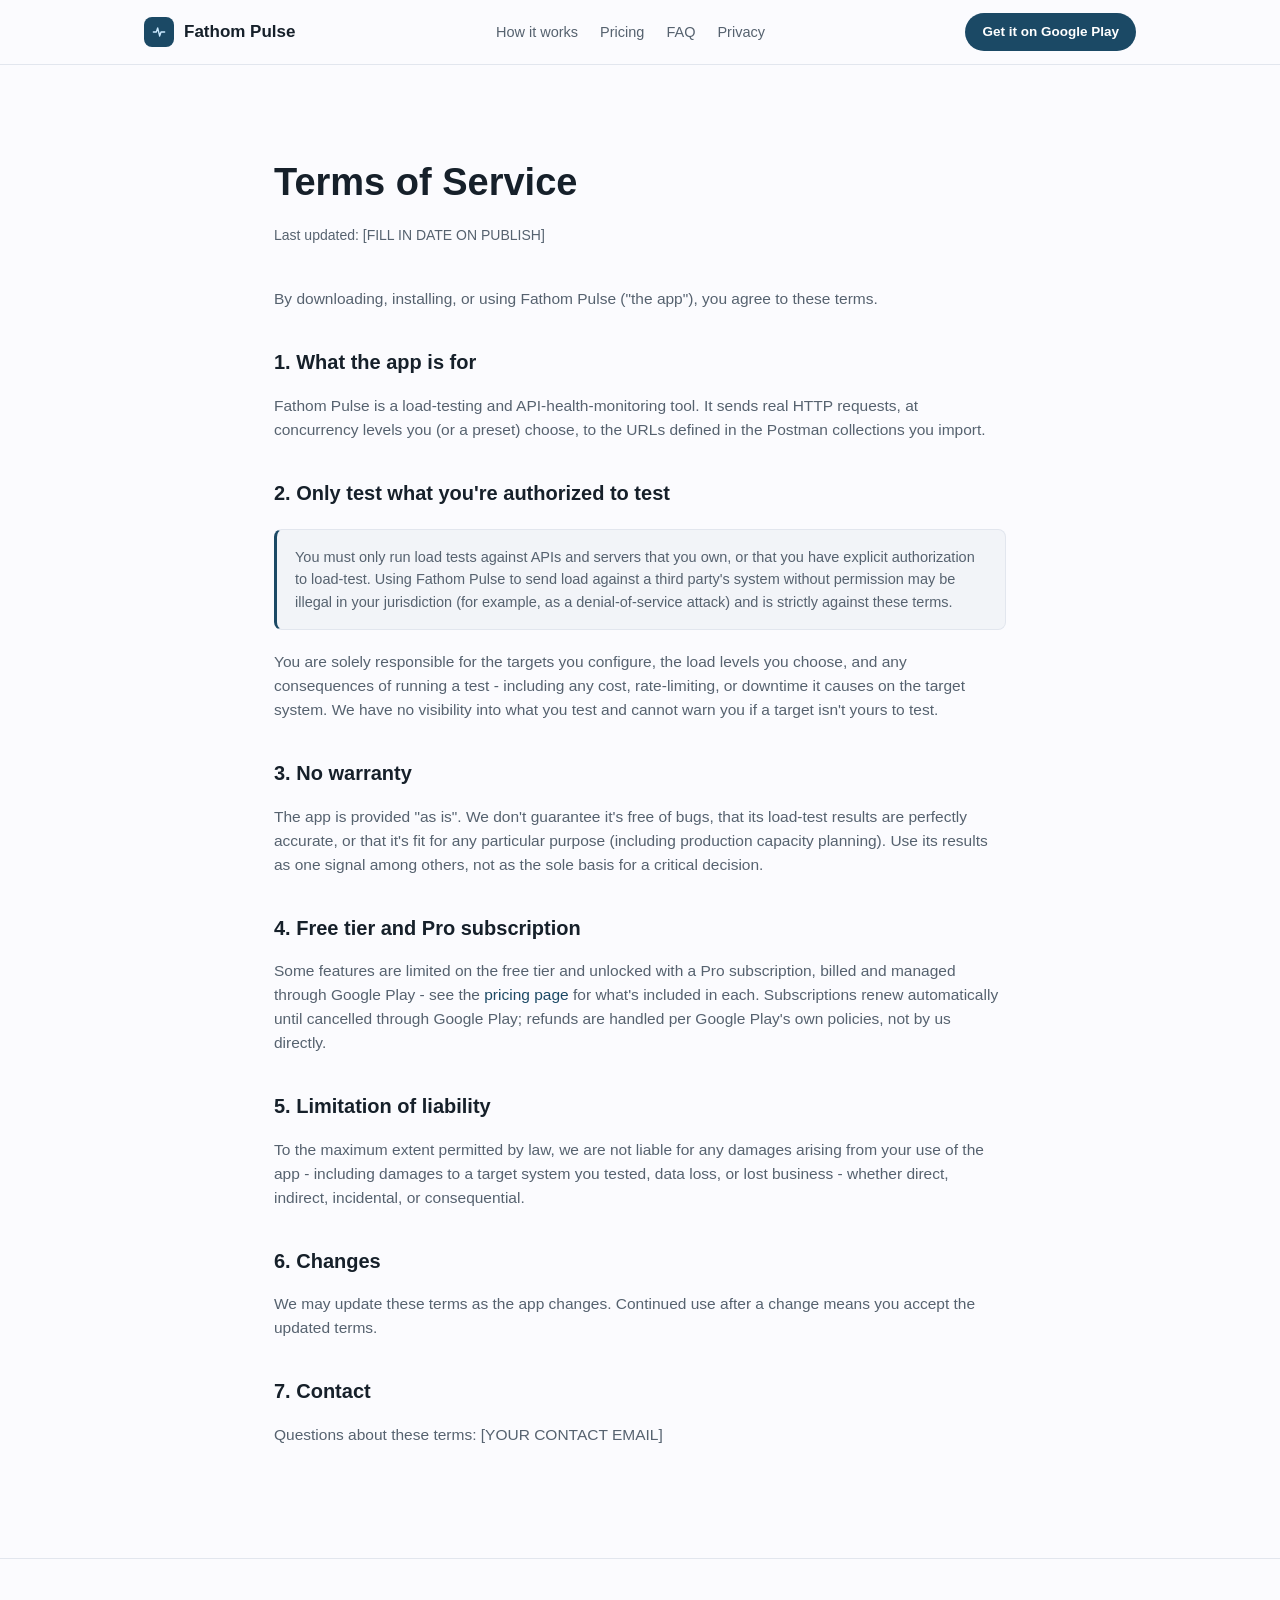
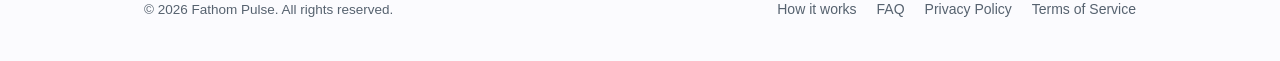
<file: terms.html>
<!doctype html>
<html lang="en">
<head>
<meta charset="utf-8" />
<meta name="viewport" content="width=device-width, initial-scale=1" />
<title>Terms of Service - Fathom Pulse</title>
<meta name="description" content="The terms for using Fathom Pulse - especially: only load-test APIs you own or are authorized to test." />
<link rel="icon" href="data:image/svg+xml,<svg xmlns=%22http://www.w3.org/2000/svg%22 viewBox=%220 0 108 108%22><rect width=%22108%22 height=%22108%22 rx=%2222%22 fill=%22%231b4965%22/><path d=%22M20 54 L38 54 L46 30 L58 78 L66 54 L88 54%22 fill=%22none%22 stroke=%22%23cae9ff%22 stroke-width=%226%22 stroke-linecap=%22round%22 stroke-linejoin=%22round%22/></svg>" />
<link rel="stylesheet" href="styles.css" />
</head>
<body>

<header class="site-header">
  <div class="wrap">
    <a class="brand" href="index.html">
      <span class="mark">
        <svg viewBox="0 0 108 108" fill="none" xmlns="http://www.w3.org/2000/svg">
          <path d="M20 54 L38 54 L46 30 L58 78 L66 54 L88 54" stroke="#cae9ff" stroke-width="8" stroke-linecap="round" stroke-linejoin="round" />
        </svg>
      </span>
      Fathom Pulse
    </a>
    <nav class="primary">
      <a href="how-to.html">How it works</a>
      <a href="index.html#pricing">Pricing</a>
      <a href="faq.html">FAQ</a>
      <a href="privacy.html">Privacy</a>
    </nav>
    <a class="btn btn-primary btn-sm" href="https://play.google.com/store/apps/details?id=com.fathom.pulse">Get it on Google Play</a>
  </div>
</header>

<section>
  <div class="wrap legal" style="max-width: 780px;">
    <h1>Terms of Service</h1>
    <p class="updated">Last updated: [FILL IN DATE ON PUBLISH]</p>

    <p>By downloading, installing, or using Fathom Pulse ("the app"), you agree to these terms.</p>

    <h2>1. What the app is for</h2>
    <p>
      Fathom Pulse is a load-testing and API-health-monitoring tool. It sends real HTTP
      requests, at concurrency levels you (or a preset) choose, to the URLs defined in the
      Postman collections you import.
    </p>

    <h2>2. Only test what you're authorized to test</h2>
    <div class="callout">
      You must only run load tests against APIs and servers that you own, or that you have
      explicit authorization to load-test. Using Fathom Pulse to send load against a third
      party's system without permission may be illegal in your jurisdiction (for example, as a
      denial-of-service attack) and is strictly against these terms.
    </div>
    <p>
      You are solely responsible for the targets you configure, the load levels you choose, and
      any consequences of running a test - including any cost, rate-limiting, or downtime it
      causes on the target system. We have no visibility into what you test and cannot warn you
      if a target isn't yours to test.
    </p>

    <h2>3. No warranty</h2>
    <p>
      The app is provided "as is". We don't guarantee it's free of bugs, that its load-test
      results are perfectly accurate, or that it's fit for any particular purpose (including
      production capacity planning). Use its results as one signal among others, not as the
      sole basis for a critical decision.
    </p>

    <h2>4. Free tier and Pro subscription</h2>
    <p>
      Some features are limited on the free tier and unlocked with a Pro subscription, billed
      and managed through Google Play - see the <a href="index.html#pricing">pricing page</a>
      for what's included in each. Subscriptions renew automatically until cancelled through
      Google Play; refunds are handled per Google Play's own policies, not by us directly.
    </p>

    <h2>5. Limitation of liability</h2>
    <p>
      To the maximum extent permitted by law, we are not liable for any damages arising from
      your use of the app - including damages to a target system you tested, data loss, or lost
      business - whether direct, indirect, incidental, or consequential.
    </p>

    <h2>6. Changes</h2>
    <p>We may update these terms as the app changes. Continued use after a change means you accept the updated terms.</p>

    <h2>7. Contact</h2>
    <p>Questions about these terms: [YOUR CONTACT EMAIL]</p>
  </div>
</section>

<footer class="site-footer">
  <div class="wrap">
    <div class="copyright">© 2026 Fathom Pulse. All rights reserved.</div>
    <div class="links">
      <a href="how-to.html">How it works</a>
      <a href="faq.html">FAQ</a>
      <a href="privacy.html">Privacy Policy</a>
      <a href="terms.html">Terms of Service</a>
    </div>
  </div>
</footer>

</body>
</html>
</file>
<file: styles.css>
/* Fathom Pulse marketing site - shared styles */

:root {
  color-scheme: light dark;

  --brand: #1b4965;
  --brand-strong: #123449;
  --accent: #5fa8d3;
  --accent-soft: #cae9ff;

  --bg: #fbfbfe;
  --surface: #ffffff;
  --surface-2: #f2f4f8;
  --border: #e2e6ee;
  --text: #16202a;
  --text-muted: #56626f;

  --good: #0ca30c;
  --warn: #d98c00;
  --bad: #d03b3b;

  --radius: 14px;
  --radius-sm: 8px;
  --shadow: 0 1px 2px rgba(16, 24, 32, 0.04), 0 8px 24px rgba(16, 24, 32, 0.06);
  --max-width: 1040px;
}

@media (prefers-color-scheme: dark) {
  :root {
    --bg: #0e1520;
    --surface: #141d29;
    --surface-2: #1a2532;
    --border: #263140;
    --text: #eaf0f6;
    --text-muted: #9aa8b6;
    --accent: #7cbde0;
    --accent-soft: #234258;
    --shadow: 0 1px 2px rgba(0, 0, 0, 0.2), 0 8px 24px rgba(0, 0, 0, 0.3);
  }
}

* {
  box-sizing: border-box;
}

html {
  scroll-behavior: smooth;
}

body {
  margin: 0;
  background: var(--bg);
  color: var(--text);
  font-family: -apple-system, BlinkMacSystemFont, "Segoe UI", Roboto, Helvetica, Arial, sans-serif;
  line-height: 1.55;
  -webkit-font-smoothing: antialiased;
}

img {
  max-width: 100%;
}

a {
  color: var(--brand);
  text-decoration: none;
}

@media (prefers-color-scheme: dark) {
  a {
    color: var(--accent);
  }
}

a:hover {
  text-decoration: underline;
}

.wrap {
  max-width: var(--max-width);
  margin: 0 auto;
  padding: 0 24px;
}

/* ---- Header ---- */

.site-header {
  border-bottom: 1px solid var(--border);
  position: sticky;
  top: 0;
  background: color-mix(in srgb, var(--bg) 88%, transparent);
  backdrop-filter: blur(8px);
  z-index: 10;
}

.site-header .wrap {
  display: flex;
  align-items: center;
  justify-content: space-between;
  height: 64px;
  gap: 16px;
}

.brand {
  display: flex;
  align-items: center;
  gap: 10px;
  font-weight: 700;
  font-size: 17px;
  color: var(--text);
}

.brand:hover {
  text-decoration: none;
}

.brand .mark {
  width: 30px;
  height: 30px;
  border-radius: 8px;
  background: var(--brand);
  display: flex;
  align-items: center;
  justify-content: center;
  flex: none;
}

.brand .mark svg {
  width: 18px;
  height: 18px;
}

nav.primary {
  display: flex;
  align-items: center;
  gap: 22px;
  font-size: 14.5px;
  font-weight: 500;
}

nav.primary a {
  color: var(--text-muted);
}

nav.primary a:hover {
  color: var(--text);
  text-decoration: none;
}

nav.primary a.current {
  color: var(--brand);
}

@media (prefers-color-scheme: dark) {
  nav.primary a.current {
    color: var(--accent);
  }
}

.nav-toggle {
  display: none;
}

@media (max-width: 720px) {
  nav.primary {
    display: none;
  }
}

/* ---- Buttons ---- */

.btn {
  display: inline-flex;
  align-items: center;
  gap: 8px;
  padding: 11px 20px;
  border-radius: 999px;
  font-weight: 600;
  font-size: 14.5px;
  border: 1px solid transparent;
  cursor: pointer;
}

.btn:hover {
  text-decoration: none;
}

.btn-primary {
  background: var(--brand);
  color: #fff;
}

.btn-primary:hover {
  background: var(--brand-strong);
}

.btn-ghost {
  background: transparent;
  border-color: var(--border);
  color: var(--text);
}

.btn-ghost:hover {
  background: var(--surface-2);
}

.btn-sm {
  padding: 8px 16px;
  font-size: 13.5px;
}

/* ---- Hero ---- */

.hero {
  padding: 88px 0 64px;
  text-align: center;
}

.hero .eyebrow {
  display: inline-block;
  font-size: 13px;
  font-weight: 700;
  letter-spacing: 0.04em;
  text-transform: uppercase;
  color: var(--brand);
  background: var(--accent-soft);
  padding: 6px 14px;
  border-radius: 999px;
  margin-bottom: 20px;
}

@media (prefers-color-scheme: dark) {
  .hero .eyebrow {
    color: var(--accent);
  }
}

.hero h1 {
  font-size: clamp(32px, 5vw, 52px);
  line-height: 1.1;
  margin: 0 0 18px;
  letter-spacing: -0.02em;
}

.hero p.lead {
  font-size: 19px;
  color: var(--text-muted);
  max-width: 620px;
  margin: 0 auto 32px;
}

.hero .actions {
  display: flex;
  justify-content: center;
  gap: 12px;
  flex-wrap: wrap;
}

/* ---- Sections ---- */

section {
  padding: 56px 0;
}

section.alt {
  background: var(--surface-2);
  border-top: 1px solid var(--border);
  border-bottom: 1px solid var(--border);
}

h2.section-title {
  font-size: clamp(24px, 3.4vw, 32px);
  letter-spacing: -0.01em;
  margin: 0 0 12px;
  text-align: center;
}

p.section-sub {
  text-align: center;
  color: var(--text-muted);
  max-width: 560px;
  margin: 0 auto 40px;
  font-size: 16px;
}

/* ---- Feature grid ---- */

.grid {
  display: grid;
  grid-template-columns: repeat(3, 1fr);
  gap: 20px;
}

@media (max-width: 780px) {
  .grid {
    grid-template-columns: 1fr;
  }
}

.card {
  background: var(--surface);
  border: 1px solid var(--border);
  border-radius: var(--radius);
  padding: 24px;
  box-shadow: var(--shadow);
}

.card .icon {
  width: 40px;
  height: 40px;
  border-radius: 10px;
  background: var(--accent-soft);
  color: var(--brand);
  display: flex;
  align-items: center;
  justify-content: center;
  margin-bottom: 14px;
}

@media (prefers-color-scheme: dark) {
  .card .icon {
    color: var(--accent);
  }
}

.card h3 {
  font-size: 17px;
  margin: 0 0 8px;
}

.card p {
  color: var(--text-muted);
  font-size: 14.5px;
  margin: 0;
}

/* ---- Pricing ---- */

.pricing-grid {
  display: grid;
  grid-template-columns: repeat(3, 1fr);
  gap: 20px;
  align-items: stretch;
}

@media (max-width: 960px) {
  .pricing-grid {
    grid-template-columns: 1fr;
  }
}

.plan {
  background: var(--surface);
  border: 1px solid var(--border);
  border-radius: var(--radius);
  padding: 32px 28px;
  box-shadow: var(--shadow);
  display: flex;
  flex-direction: column;
}

.plan.pro {
  border-color: var(--brand);
  position: relative;
}

.plan .plan-name {
  font-size: 13px;
  font-weight: 700;
  text-transform: uppercase;
  letter-spacing: 0.04em;
  color: var(--text-muted);
  margin-bottom: 10px;
}

.plan.pro .plan-name {
  color: var(--brand);
}

@media (prefers-color-scheme: dark) {
  .plan.pro .plan-name {
    color: var(--accent);
  }
}

.plan .price {
  font-size: 34px;
  font-weight: 700;
  margin-bottom: 4px;
}

.plan .price span {
  font-size: 15px;
  font-weight: 500;
  color: var(--text-muted);
}

.plan .plan-sub {
  color: var(--text-muted);
  font-size: 14px;
  margin-bottom: 22px;
}

.plan ul {
  list-style: none;
  padding: 0;
  margin: 0 0 24px;
  flex: 1;
}

.plan ul li {
  display: flex;
  gap: 10px;
  align-items: flex-start;
  padding: 7px 0;
  font-size: 14.5px;
}

.plan ul li .tick {
  flex: none;
  width: 18px;
  height: 18px;
  margin-top: 1px;
  color: var(--good);
}

.plan ul li.locked {
  color: var(--text-muted);
}

.plan ul li.locked .tick {
  color: var(--text-muted);
}

/* ---- FAQ / accordion ---- */

.faq-item {
  border-bottom: 1px solid var(--border);
}

.faq-item summary {
  cursor: pointer;
  list-style: none;
  padding: 20px 0;
  font-weight: 600;
  font-size: 16px;
  display: flex;
  align-items: center;
  justify-content: space-between;
  gap: 16px;
}

.faq-item summary::-webkit-details-marker {
  display: none;
}

.faq-item summary .plus {
  flex: none;
  width: 22px;
  height: 22px;
  border-radius: 50%;
  border: 1px solid var(--border);
  display: flex;
  align-items: center;
  justify-content: center;
  color: var(--text-muted);
  font-size: 16px;
  transition: transform 0.15s ease;
}

.faq-item[open] summary .plus {
  transform: rotate(45deg);
}

.faq-item .faq-body {
  padding: 0 0 22px;
  color: var(--text-muted);
  font-size: 15px;
  max-width: 720px;
}

.faq-body p {
  margin: 0 0 10px;
}

.faq-body p:last-child {
  margin-bottom: 0;
}

.faq-group-title {
  font-size: 13px;
  font-weight: 700;
  text-transform: uppercase;
  letter-spacing: 0.04em;
  color: var(--brand);
  margin: 40px 0 6px;
}

@media (prefers-color-scheme: dark) {
  .faq-group-title {
    color: var(--accent);
  }
}

.faq-group-title:first-child {
  margin-top: 0;
}

/* ---- How-to steps ---- */

.steps {
  counter-reset: step;
  max-width: 720px;
  margin: 0 auto;
}

.step {
  display: flex;
  gap: 20px;
  padding: 26px 0;
  border-bottom: 1px solid var(--border);
}

.step:last-child {
  border-bottom: none;
}

.step .num {
  counter-increment: step;
  flex: none;
  width: 34px;
  height: 34px;
  border-radius: 50%;
  background: var(--brand);
  color: #fff;
  font-weight: 700;
  font-size: 15px;
  display: flex;
  align-items: center;
  justify-content: center;
}

.step .num::before {
  content: counter(step);
}

.step h3 {
  margin: 0 0 6px;
  font-size: 17px;
}

.step p {
  margin: 0;
  color: var(--text-muted);
  font-size: 15px;
}

.step code {
  background: var(--surface-2);
  border: 1px solid var(--border);
  border-radius: 5px;
  padding: 1px 6px;
  font-size: 0.92em;
}

/* ---- Legal pages ---- */

.legal h1 {
  font-size: clamp(28px, 4vw, 38px);
  margin-bottom: 6px;
}

.legal .updated {
  color: var(--text-muted);
  font-size: 14px;
  margin-bottom: 40px;
}

.legal h2 {
  font-size: 20px;
  margin: 36px 0 12px;
}

.legal h3 {
  font-size: 16px;
  margin: 22px 0 8px;
}

.legal p,
.legal li {
  color: var(--text-muted);
  font-size: 15.5px;
}

.legal ul,
.legal ol {
  padding-left: 22px;
}

.legal table {
  width: 100%;
  border-collapse: collapse;
  margin: 16px 0;
  font-size: 14.5px;
}

.legal th,
.legal td {
  text-align: left;
  padding: 10px 12px;
  border: 1px solid var(--border);
  color: var(--text-muted);
}

.legal th {
  background: var(--surface-2);
  color: var(--text);
}

.callout {
  background: var(--surface-2);
  border: 1px solid var(--border);
  border-left: 3px solid var(--brand);
  border-radius: var(--radius-sm);
  padding: 16px 18px;
  margin: 20px 0;
  font-size: 14.5px;
  color: var(--text-muted);
}

/* ---- Footer ---- */

.site-footer {
  border-top: 1px solid var(--border);
  padding: 40px 0;
  margin-top: 40px;
}

.site-footer .wrap {
  display: flex;
  justify-content: space-between;
  align-items: center;
  flex-wrap: wrap;
  gap: 16px;
}

.site-footer .links {
  display: flex;
  gap: 20px;
  flex-wrap: wrap;
  font-size: 14px;
}

.site-footer .links a {
  color: var(--text-muted);
}

.site-footer .copyright {
  color: var(--text-muted);
  font-size: 13.5px;
}

.disclaimer-banner {
  background: var(--accent-soft);
  color: var(--brand);
  text-align: center;
  font-size: 13.5px;
  padding: 8px 16px;
}

@media (prefers-color-scheme: dark) {
  .disclaimer-banner {
    color: var(--accent);
  }
}
</file>
